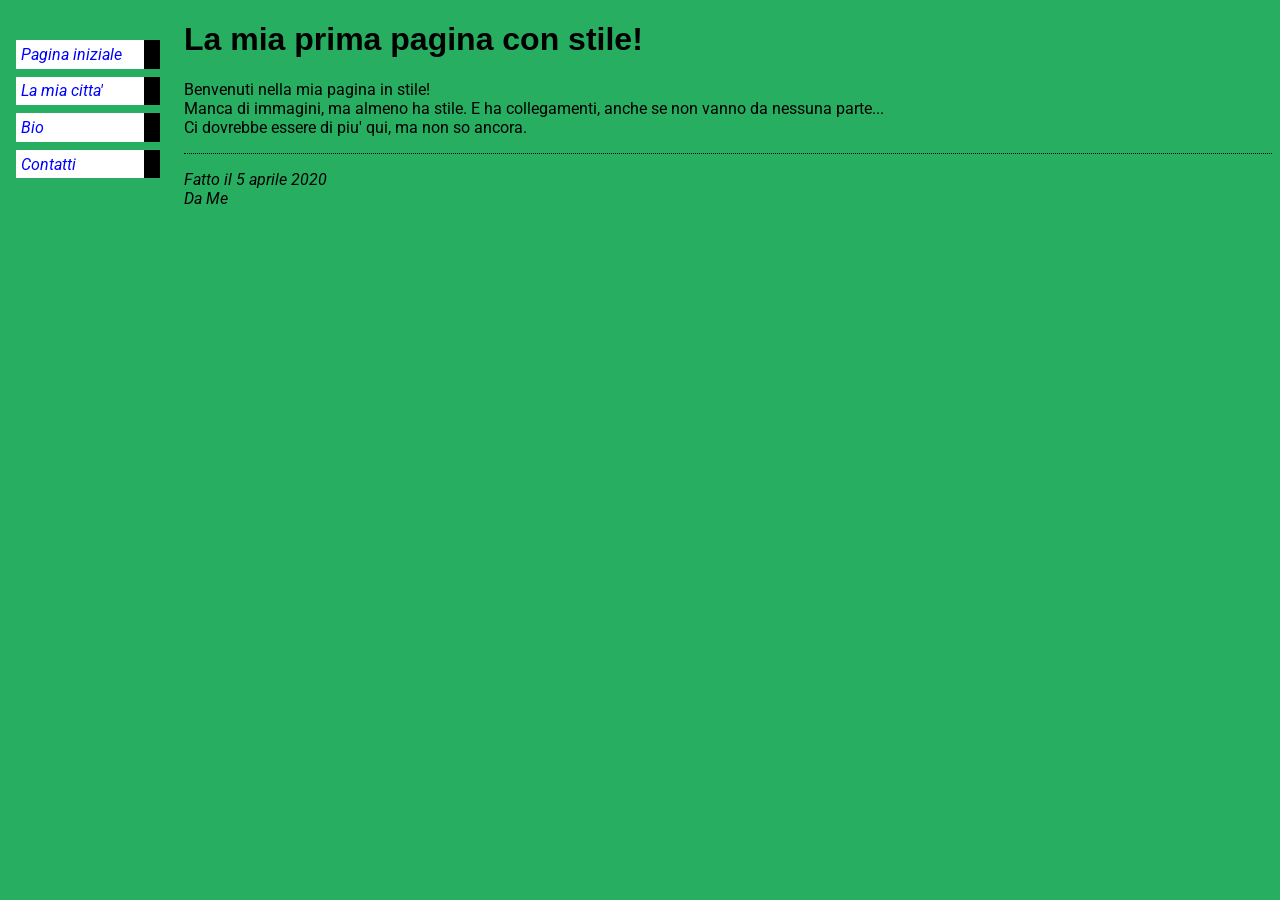
<file: 24-02-2026 esercizio1/la prima pagina.html>
<!DOCTYPE html PUBLIC ".//W3C//DID HTML 5.00//IT">
<html>
    <head>
        <title>La mia pagina.</title>
        <link rel="preconnect" href="https://fonts.gstatic.com" crossorigin>
        <link href="https://fonts.googleapis.com/css2?family=Roboto:ital,wght@0,100..900;1,100..900&display=swap" rel="stylesheet">
        
        <style>
            body {
                padding-left: 11em;
                font-family: "Roboto", sans-serif;
                color: #000000;
                background-color: #27ae60;
            }
            ul.navbar {
                list-style-type:none;
                padding: 0;
                margin: 0;
                position: absolute;
                top: 2em;
                left: 1em;
                width:9em;
            }
            h1 {
                font-family: Helvetica, Geneva, Arial, SunSans-Regular, sans-serif;
            }
            ul.navbar li {
                background: white;
                margin: 0.5em 0;
                padding: 0.3em;
                border-right: 1em solid black;
            }
            ul.navbar a {
                font-family: "Roboto", sans-serif;
                font-style: italic;
                text-decoration: none;
            }
            a:link {
                color: blue;
            }
            a:visited {
                color: purple;
            }
            address {
                margin-top: 1em;
                padding-top: 1em;
                border-top: thin dotted;
            }
        </style>
    </head>
    <body>
        <!-- barra di navigazione -->
        <ul class="navbar">
           <li><a href="index2.html">Pagina iniziale</a></li>
           <li><a href="city.html">La mia citta'</a></li>
           <li><a href="bio.html">Bio</a></li>
           <li><a href="index2.html">Contatti</a></li>
        </ul>
        
        <!-- Main content -->
        <h1>La mia prima pagina con stile!</h1>

        <p>Benvenuti nella mia pagina in stile!<br>
            Manca di immagini, ma almeno ha stile. E ha collegamenti, anche se non vanno da nessuna parte...<br>
            Ci dovrebbe essere di piu' qui, ma non so ancora.
        </p>

        <!-- Qui dovrebbe esserci il footer -->
        <address>Fatto il 5 aprile 2020<br>
            Da Me
        </address>
    </body>
</html>
</file>
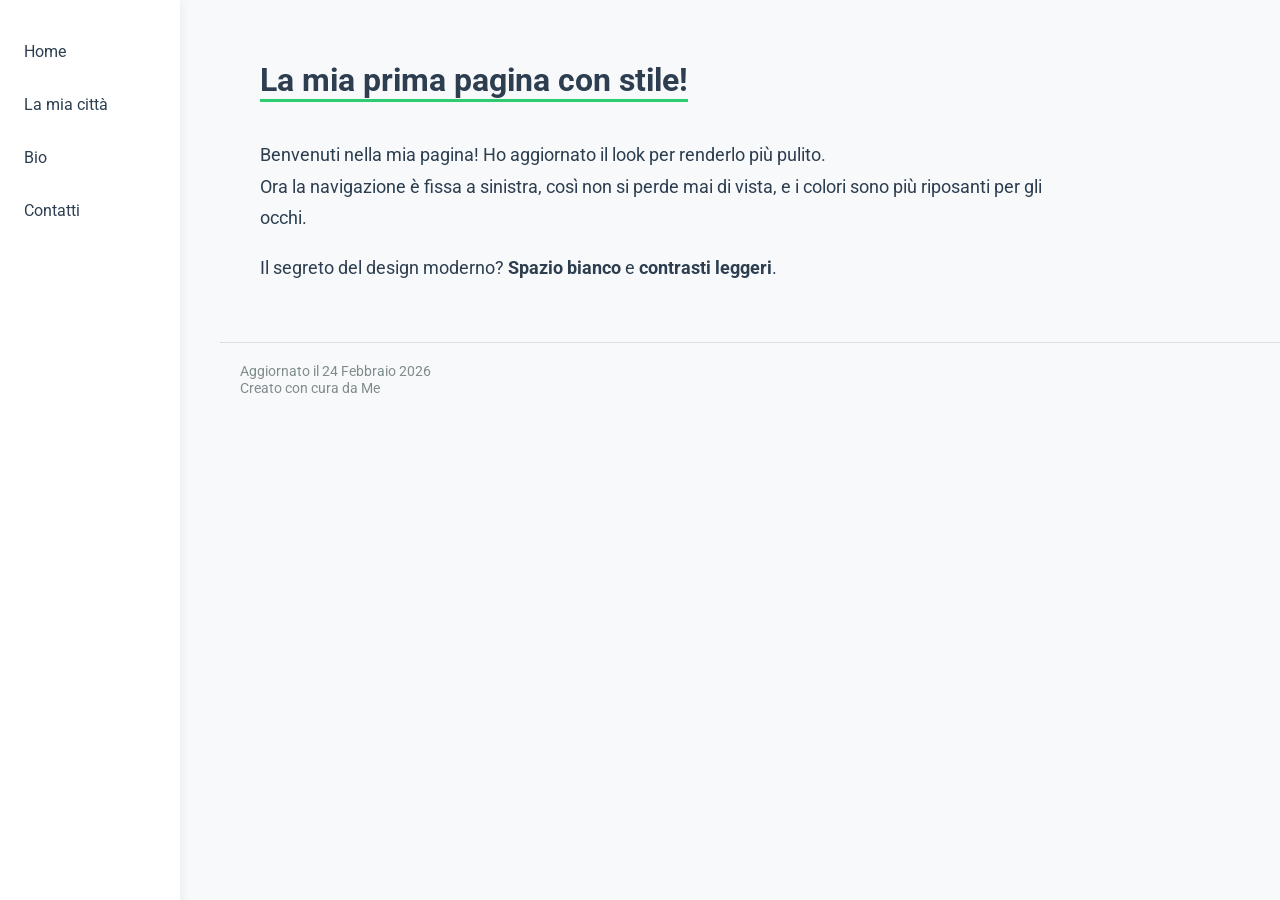
<file: 24-02-2026 esercizio1/Prima Pagina 2.html>
<!DOCTYPE html>
<html lang="it">
<head>
    <meta charset="UTF-8">
    <meta name="viewport" content="width=device-width, initial-scale=1.0">
    <title>La mia pagina moderna</title>
    
    <link rel="preconnect" href="https://fonts.googleapis.com">
    <link rel="preconnect" href="https://fonts.gstatic.com" crossorigin>
    <link href="https://fonts.googleapis.com/css2?family=Roboto:wght@300;400;700&display=swap" rel="stylesheet">
    
    <style>
        :root {
            --primary-color: #2ecc71; 
            --dark-color: #2c3e50;
            --light-bg: #f8f9fa;
        }

        body {
            font-family: 'Roboto', sans-serif;
            background-color: var(--light-bg);
            color: var(--dark-color);
            margin: 0;
            padding-left: 220px; 
            display: flex;
            flex-direction: column;
            min-height: 100vh;
        }

        
        .navbar {
            list-style-type: none;
            padding: 20px 0;
            margin: 0;
            position: fixed;
            top: 0;
            left: 0;
            width: 180px;
            height: 100%;
            background-color: white;
            box-shadow: 2px 0 10px rgba(0,0,0,0.05);
        }

        .navbar li {
            margin: 10px 0;
        }

        .navbar a {
            display: block;
            padding: 12px 20px;
            text-decoration: none;
            color: var(--dark-color);
            font-weight: 400;
            border-left: 4px solid transparent;
            transition: all 0.3s ease;
        }

        .navbar a:hover {
            background-color: var(--light-bg);
            border-left: 4px solid var(--primary-color);
            color: var(--primary-color);
        }

        
        main {
            padding: 40px;
            max-width: 800px;
        }

        h1 {
            font-weight: 700;
            color: var(--dark-color);
            border-bottom: 3px solid var(--primary-color);
            display: inline-block;
            margin-bottom: 20px;
        }

        p {
            line-height: 1.8;
            font-size: 1.1em;
        }

        
        address {
            margin-top: auto;
            padding: 20px;
            font-style: normal;
            font-size: 0.9em;
            color: #7f8c8d;
            border-top: 1px solid #ddd;
        }
    </style>
</head>
<body>

    <ul class="navbar">
        <li><a href="#">Home</a></li>
        <li><a href="#">La mia città</a></li>
        <li><a href="#">Bio</a></li>
        <li><a href="#">Contatti</a></li>
    </ul>

    <main>
        <h1>La mia prima pagina con stile!</h1>

        <p>Benvenuti nella mia pagina! Ho aggiornato il look per renderlo più pulito.<br>
           Ora la navigazione è fissa a sinistra, così non si perde mai di vista, 
           e i colori sono più riposanti per gli occhi.
        </p>
        
        <p>Il segreto del design moderno? <strong>Spazio bianco</strong> e <strong>contrasti leggeri</strong>.</p>
    </main>

    <footer>
        <address>
            Aggiornato il 24 Febbraio 2026<br>
            Creato con cura da Me
        </address>
    </footer>

</body>
</html>
</file>
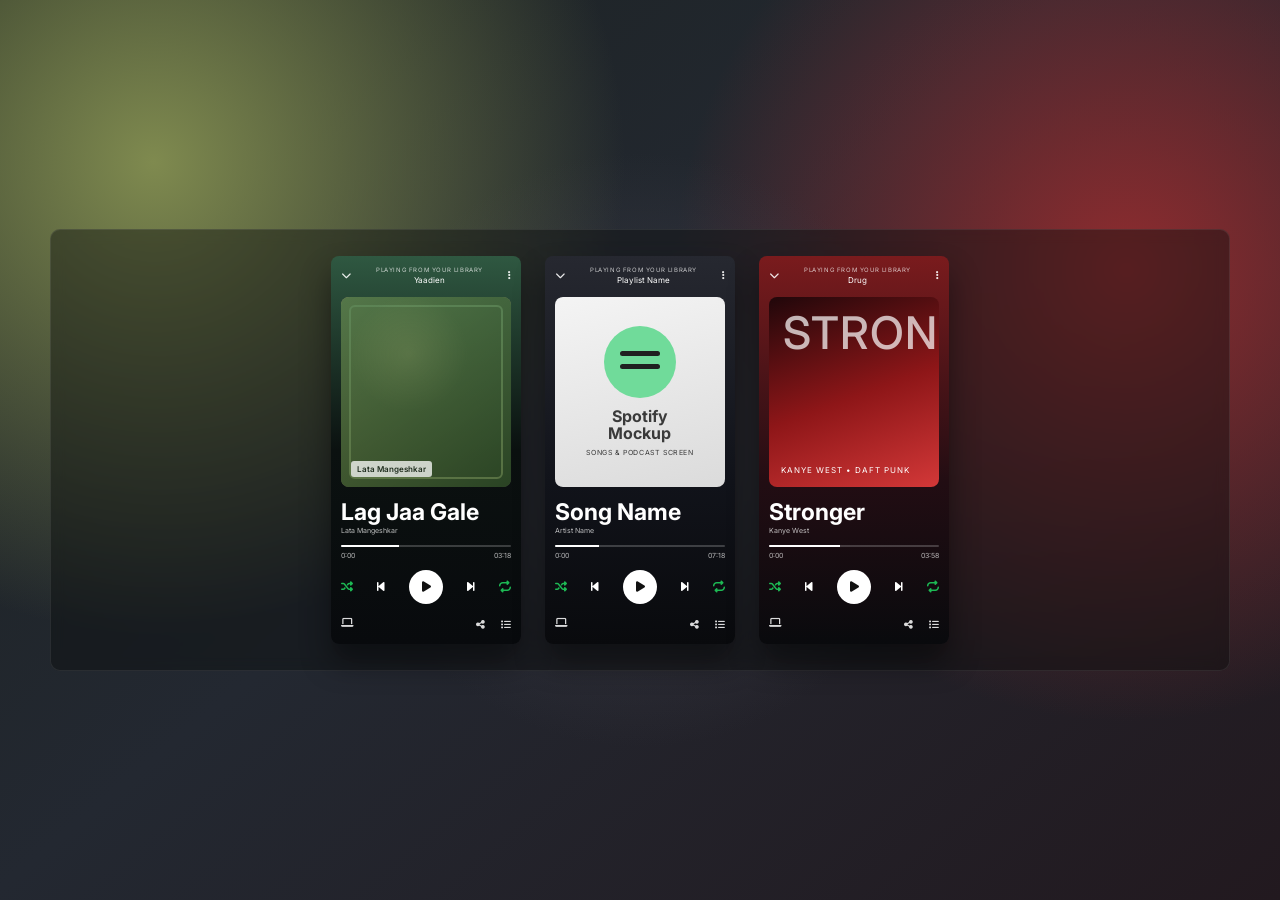
<file: Frontend w Eddi/10-03-2026/Mockup-Spotify.html>
<!DOCTYPE html>
<html lang="it">
  <head>
    <meta charset="UTF-8" />
    <meta name="viewport" content="width=device-width, initial-scale=1.0" />
    <title>Spotify Mockup</title>
    <link rel="preconnect" href="https://fonts.googleapis.com" />
    <link rel="preconnect" href="https://fonts.gstatic.com" crossorigin />
    <link
      href="https://fonts.googleapis.com/css2?family=Inter:wght@400;500;600;700&display=swap"
      rel="stylesheet"
    />
    <link
      rel="stylesheet"
      href="https://cdnjs.cloudflare.com/ajax/libs/font-awesome/6.5.2/css/all.min.css"
    />
    <style>
      :root {
        --spotify-green: #1db954;
      }

      * {
        box-sizing: border-box;
      }

      body {
        margin: 0;
        min-height: 100vh;
        font-family: "Inter", sans-serif;
        color: #fff;
        background: radial-gradient(circle at 12% 18%, #7f8a4f 0%, transparent 35%),
          radial-gradient(circle at 50% 50%, #3a3a44 0%, transparent 38%),
          radial-gradient(circle at 88% 30%, #8f2c2f 0%, transparent 35%),
          linear-gradient(140deg, #1b2220 0%, #232831 45%, #22191f 100%);
        display: grid;
        place-items: center;
        padding: 32px 20px;
      }

      .scene {
        width: min(1180px, 100%);
        background: rgba(10, 12, 14, 0.42);
        border: 1px solid rgba(255, 255, 255, 0.08);
        backdrop-filter: blur(7px);
        border-radius: 10px;
        padding: 26px;
      }

      .players {
        display: flex;
        justify-content: center;
        gap: 24px;
        flex-wrap: wrap;
      }

      .player {
        width: 190px;
        border-radius: 8px;
        background: linear-gradient(180deg, #121519 0%, #090b0e 100%);
        padding: 10px 10px 12px;
        box-shadow: 0 18px 30px rgba(0, 0, 0, 0.45);
      }

      .player--green {
        background: linear-gradient(180deg, #2f5841 0%, #0b1110 50%, #080a0d 100%);
      }

      .player--gray {
        background: linear-gradient(180deg, #262830 0%, #11131a 58%, #090a0d 100%);
      }

      .player--red {
        background: linear-gradient(180deg, #7a1b1d 0%, #220d13 58%, #090a0d 100%);
      }

      .top {
        display: flex;
        align-items: flex-start;
        justify-content: space-between;
        margin-bottom: 12px;
      }

      .top i {
        font-size: 10px;
        color: rgba(255, 255, 255, 0.9);
        margin-top: 4px;
      }

      .context {
        text-align: center;
      }

      .context p {
        margin: 0;
      }

      .context .source {
        font-size: 6px;
        letter-spacing: 0.6px;
        text-transform: uppercase;
        color: rgba(255, 255, 255, 0.75);
      }

      .context .playlist {
        font-size: 8px;
        margin-top: 2px;
        color: #fff;
      }

      .cover {
        border-radius: 8px;
        height: 190px;
        margin-bottom: 12px;
        overflow: hidden;
        position: relative;
      }

      .cover--classic {
        background: linear-gradient(145deg, #d3d189, #5f7e4e);
      }

      .cover--classic::before {
        content: "";
        position: absolute;
        inset: 8px;
        border-radius: 6px;
        border: 2px solid rgba(242, 246, 173, 0.7);
      }

      .cover--classic::after {
        content: "Lata Mangeshkar";
        position: absolute;
        left: 10px;
        bottom: 10px;
        font-size: 8px;
        font-weight: 600;
        background: rgba(255, 255, 255, 0.75);
        color: #202e1f;
        padding: 3px 6px;
        border-radius: 3px;
      }

      .cover--classic .portrait {
        position: absolute;
        inset: 0;
        background: radial-gradient(circle at 40% 30%, rgba(255, 255, 255, 0.18), transparent 35%),
          linear-gradient(180deg, rgba(19, 86, 71, 0.65), rgba(34, 72, 41, 0.65));
        mix-blend-mode: multiply;
      }

      .cover--gray {
        background: linear-gradient(165deg, #f4f4f4 0%, #dbdbdb 100%);
        color: #3a3a3a;
        display: grid;
        place-items: center;
        text-align: center;
      }

      .spotify-dot {
        width: 72px;
        height: 72px;
        border-radius: 50%;
        background: #70db9a;
        margin: 0 auto 10px;
        position: relative;
      }

      .spotify-dot::before,
      .spotify-dot::after {
        content: "";
        position: absolute;
        left: 16px;
        right: 16px;
        border-top: 5px solid #202020;
        border-radius: 40px;
      }

      .spotify-dot::before {
        top: 25px;
      }

      .spotify-dot::after {
        top: 38px;
      }

      .mockup-title {
        font-size: 16px;
        font-weight: 700;
        line-height: 1.05;
      }

      .mockup-sub {
        font-size: 7px;
        margin-top: 6px;
        letter-spacing: 0.6px;
      }

      .cover--red {
        background: linear-gradient(160deg, #20070a 0%, #8e1618 52%, #d33838 100%);
      }

      .cover--red::before {
        content: "STRONGER";
        position: absolute;
        top: 16px;
        left: 14px;
        font-size: 45px;
        line-height: 0.9;
        letter-spacing: 1px;
        font-weight: 500;
        color: rgba(255, 255, 255, 0.7);
      }

      .cover--red::after {
        content: "KANYE WEST • DAFT PUNK";
        position: absolute;
        bottom: 12px;
        left: 12px;
        font-size: 8px;
        letter-spacing: 1px;
      }

      .song {
        margin: 0;
        font-size: 23px;
        line-height: 1.15;
      }

      .song small {
        display: block;
        margin-top: 2px;
        font-size: 7px;
        font-weight: 400;
        color: rgba(255, 255, 255, 0.72);
      }

      .progress {
        margin-top: 10px;
      }

      .bar {
        height: 2px;
        border-radius: 999px;
        background: rgba(255, 255, 255, 0.2);
        overflow: hidden;
      }

      .bar span {
        display: block;
        height: 100%;
        width: 34%;
        background: #fff;
      }

      .time {
        display: flex;
        justify-content: space-between;
        margin-top: 4px;
        font-size: 7px;
        color: rgba(255, 255, 255, 0.7);
      }

      .controls {
        margin-top: 10px;
        display: flex;
        align-items: center;
        justify-content: space-between;
      }

      .controls i {
        font-size: 12px;
      }

      .controls .accent {
        color: var(--spotify-green);
      }

      .play {
        width: 34px;
        height: 34px;
        border-radius: 50%;
        border: 0;
        display: grid;
        place-items: center;
        background: #fff;
        color: #111;
      }

      .bottom {
        margin-top: 8px;
        display: flex;
        justify-content: space-between;
        align-items: center;
        color: rgba(255, 255, 255, 0.85);
      }

      .bottom i {
        font-size: 10px;
      }

      @media (max-width: 900px) {
        .scene {
          padding: 20px;
        }

        .players {
          gap: 18px;
        }
      }
    </style>
  </head>
  <body>
    <div class="scene">
      <div class="players">
        <article class="player player--green">
          <header class="top">
            <i class="fa-solid fa-chevron-down"></i>
            <div class="context">
              <p class="source">PLAYING FROM YOUR LIBRARY</p>
              <p class="playlist">Yaadien</p>
            </div>
            <i class="fa-solid fa-ellipsis-vertical"></i>
          </header>

          <div class="cover cover--classic">
            <div class="portrait"></div>
          </div>

          <h2 class="song">Lag Jaa Gale <small>Lata Mangeshkar</small></h2>

          <div class="progress">
            <div class="bar"><span></span></div>
            <div class="time"><span>0:00</span><span>03:18</span></div>
          </div>

          <div class="controls">
            <i class="fa-solid fa-shuffle accent"></i>
            <i class="fa-solid fa-backward-step"></i>
            <button class="play" aria-label="Play"><i class="fa-solid fa-play"></i></button>
            <i class="fa-solid fa-forward-step"></i>
            <i class="fa-solid fa-repeat accent"></i>
          </div>

          <footer class="bottom">
            <i class="fa-solid fa-laptop"></i>
            <div>
              <i class="fa-solid fa-share-nodes"></i>
              <i class="fa-solid fa-list" style="margin-left: 12px"></i>
            </div>
          </footer>
        </article>

        <article class="player player--gray">
          <header class="top">
            <i class="fa-solid fa-chevron-down"></i>
            <div class="context">
              <p class="source">PLAYING FROM YOUR LIBRARY</p>
              <p class="playlist">Playlist Name</p>
            </div>
            <i class="fa-solid fa-ellipsis-vertical"></i>
          </header>

          <div class="cover cover--gray">
            <div>
              <div class="spotify-dot"></div>
              <div class="mockup-title">Spotify<br />Mockup</div>
              <div class="mockup-sub">SONGS &amp; PODCAST SCREEN</div>
            </div>
          </div>

          <h2 class="song">Song Name <small>Artist Name</small></h2>

          <div class="progress">
            <div class="bar"><span style="width: 26%"></span></div>
            <div class="time"><span>0:00</span><span>07:18</span></div>
          </div>

          <div class="controls">
            <i class="fa-solid fa-shuffle accent"></i>
            <i class="fa-solid fa-backward-step"></i>
            <button class="play" aria-label="Play"><i class="fa-solid fa-play"></i></button>
            <i class="fa-solid fa-forward-step"></i>
            <i class="fa-solid fa-repeat accent"></i>
          </div>

          <footer class="bottom">
            <i class="fa-solid fa-laptop"></i>
            <div>
              <i class="fa-solid fa-share-nodes"></i>
              <i class="fa-solid fa-list" style="margin-left: 12px"></i>
            </div>
          </footer>
        </article>

        <article class="player player--red">
          <header class="top">
            <i class="fa-solid fa-chevron-down"></i>
            <div class="context">
              <p class="source">PLAYING FROM YOUR LIBRARY</p>
              <p class="playlist">Drug</p>
            </div>
            <i class="fa-solid fa-ellipsis-vertical"></i>
          </header>

          <div class="cover cover--red"></div>

          <h2 class="song">Stronger <small>Kanye West</small></h2>

          <div class="progress">
            <div class="bar"><span style="width: 42%"></span></div>
            <div class="time"><span>0:00</span><span>03:58</span></div>
          </div>

          <div class="controls">
            <i class="fa-solid fa-shuffle accent"></i>
            <i class="fa-solid fa-backward-step"></i>
            <button class="play" aria-label="Play"><i class="fa-solid fa-play"></i></button>
            <i class="fa-solid fa-forward-step"></i>
            <i class="fa-solid fa-repeat accent"></i>
          </div>

          <footer class="bottom">
            <i class="fa-solid fa-laptop"></i>
            <div>
              <i class="fa-solid fa-share-nodes"></i>
              <i class="fa-solid fa-list" style="margin-left: 12px"></i>
            </div>
          </footer>
        </article>
      </div>
    </div>
  </body>
</html>
</file>
